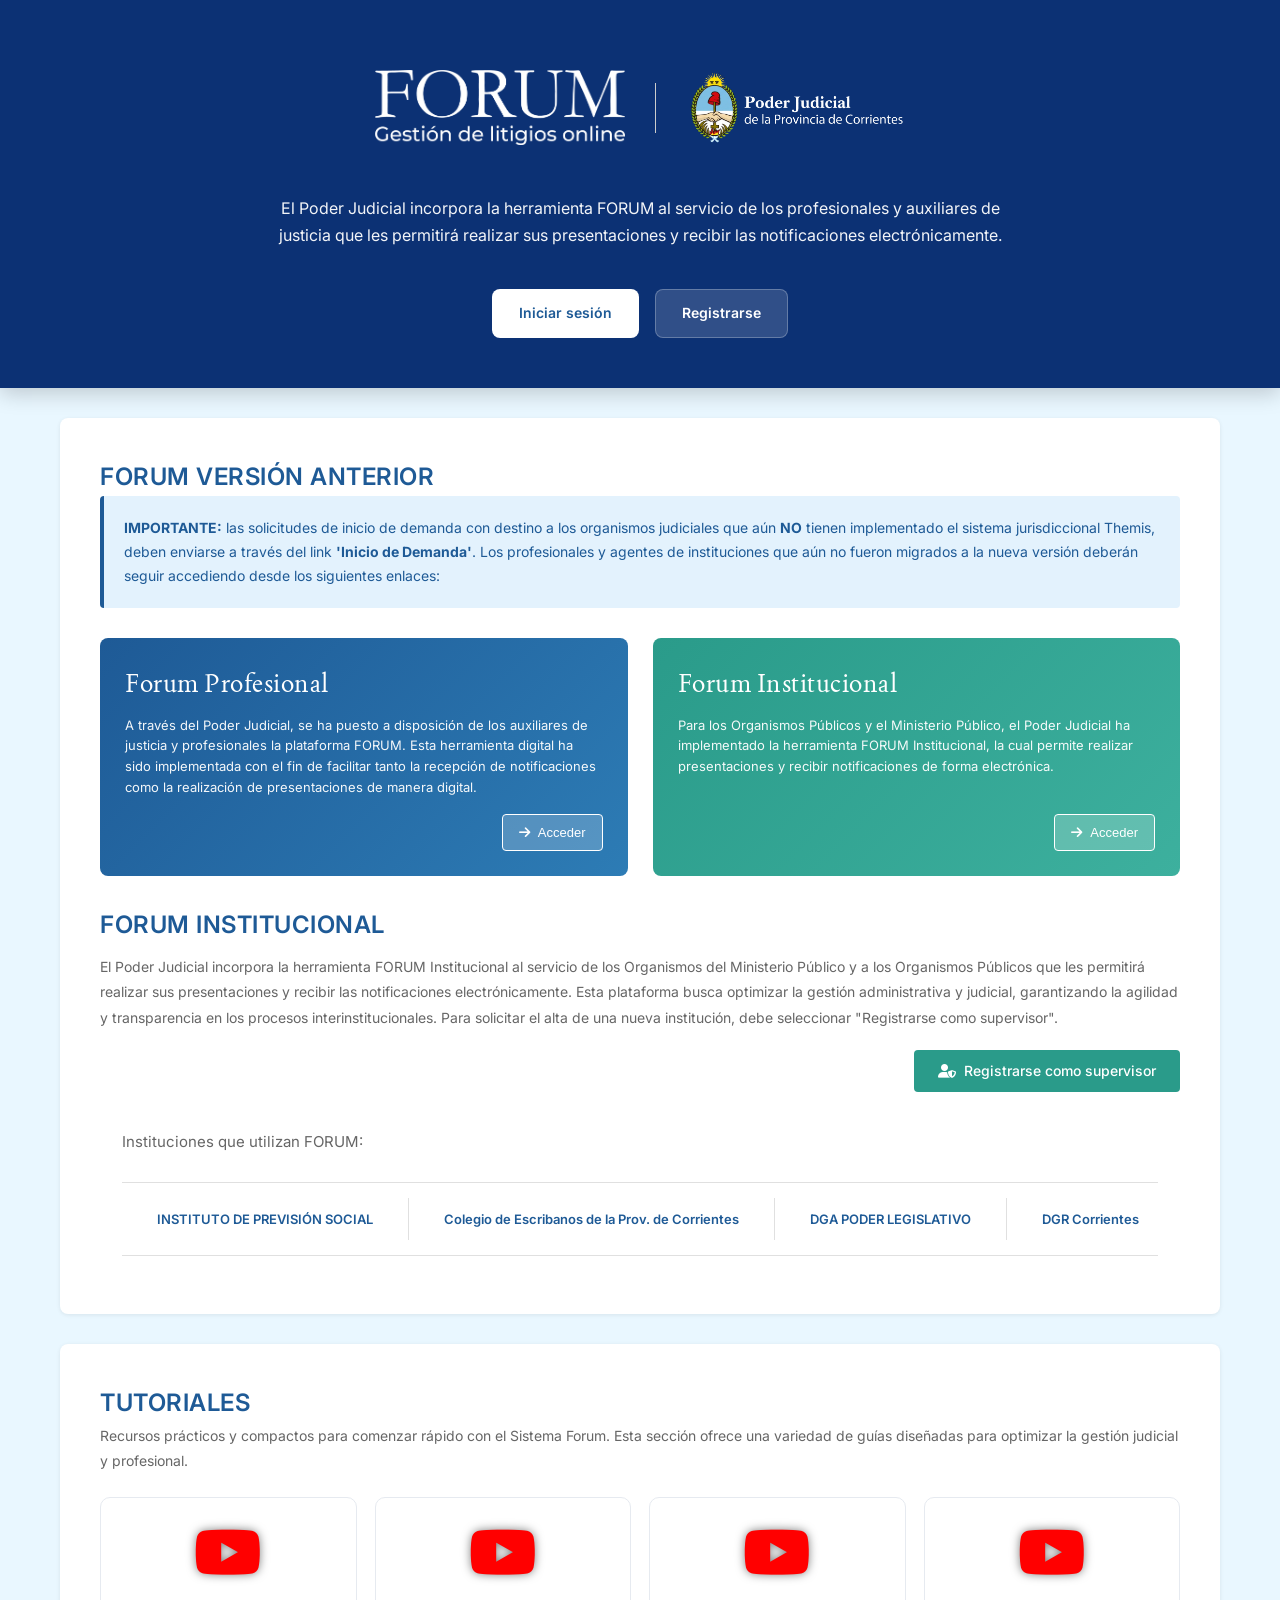
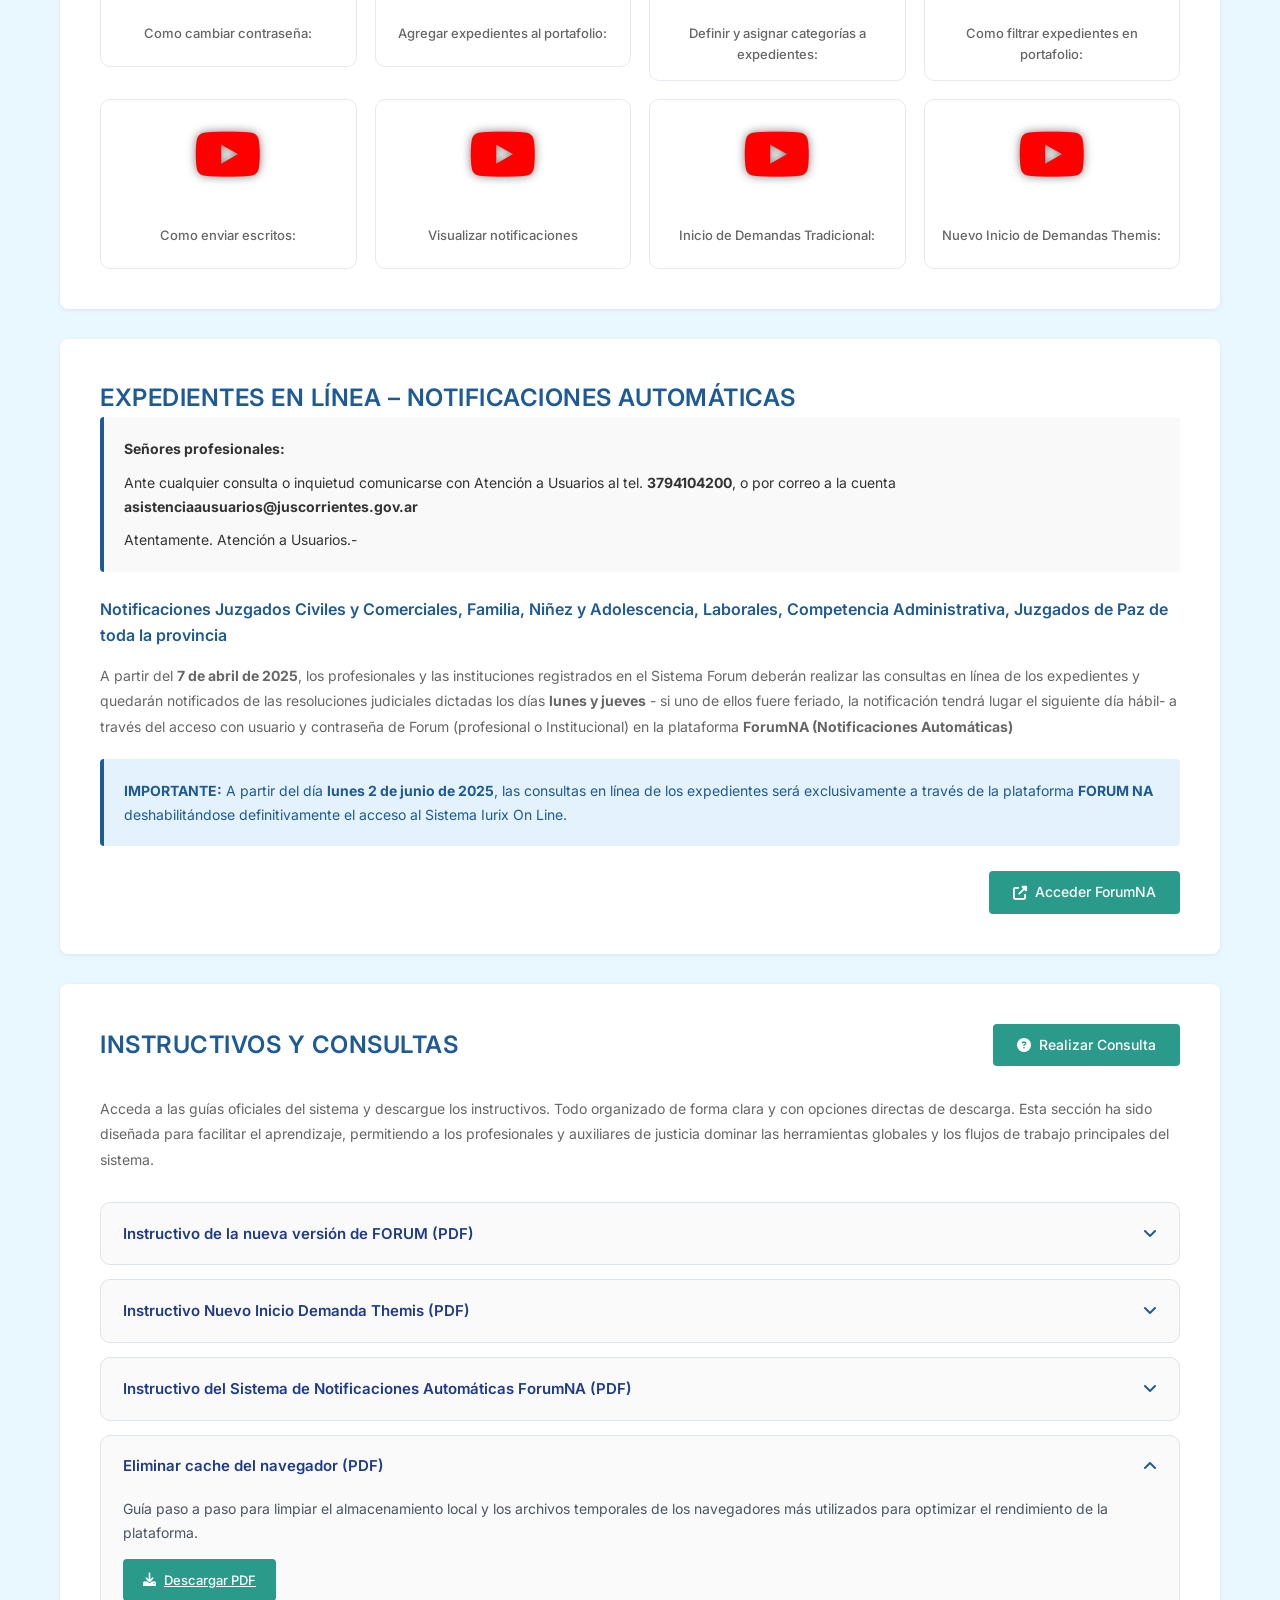
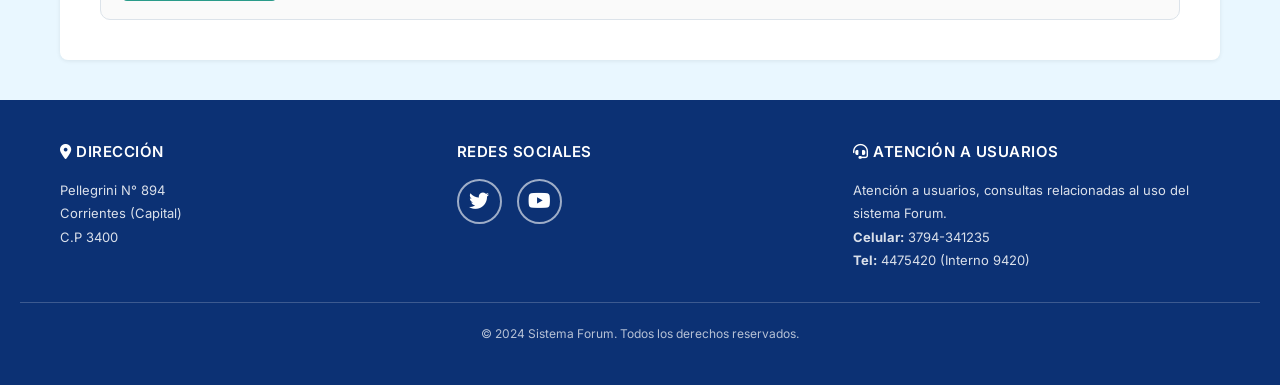
<file: index.html>
<!doctype html>
<html lang="es">
  <head>
    <meta charset="UTF-8" />
    <meta name="viewport" content="width=device-width, initial-scale=1.0" />
    <title>Sistema Forum</title>
    
    <!-- FAVICON - Agrega esta línea -->
    <link rel="icon" type="image/x-icon" target="_blank" href="https://images.seeklogo.com/logo-png/4/1/escudo-de-corrientes-logo-png_seeklogo-48926.png?v=1954885437480782368" />
    
    <link
      rel="stylesheet"
      href="https://cdnjs.cloudflare.com/ajax/libs/font-awesome/6.4.0/css/all.min.css"
    />
    <link rel="stylesheet" href="styles.css" />
  </head>
  <body>
    <header>
    <div class="header-logos">
      <img src="./logos/logoForum.png" alt="Herramienta FORUM" />
      
      <div class="logo-divider"></div>
      
      <img src="./logos/logoPJ.png" alt="Herramienta FORUM" />
    </div>

    <div class="header-description-container">
      <p>
        El Poder Judicial incorpora la herramienta FORUM al servicio de los profesionales 
        y auxiliares de justicia que les permitirá realizar sus presentaciones y recibir 
        las notificaciones electrónicamente.
      </p>
    </div>

    <div class="hero-actions">
      <a target="_blank" href="https://forumbeta.juscorrientes.gov.ar/com.forum.wplogin" class="btn btn-hero">
        Iniciar sesión
      </a>
      <a target="_blank" href="https://forum.juscorrientes.gov.ar/servlet/com.forum.profesional?INS,0" class="btn btn-secondary">
        Registrarse
      </a>
    </div>
  </header>

    <div class="container">
      
      <section>
        <h2 class="body-title">Forum versión anterior</h2>

        <div class="info-box info-box-info">
          <p>
            <strong>IMPORTANTE:</strong> las solicitudes de inicio de demanda con destino a los organismos judiciales que aún <strong>NO</strong> tienen implementado el sistema jurisdiccional Themis, deben enviarse a través del link <strong>'Inicio de Demanda'</strong>. Los profesionales y agentes de instituciones que aún no fueron migrados a la nueva versión deberán seguir accediendo desde los siguientes enlaces:
          </p>
        </div>

        <div class="forums-container">
          <div class="forum-card profesional">
            <h3>Forum Profesional</h3>
            <p>
            A través del Poder Judicial, se ha puesto a disposición de los auxiliares de justicia y profesionales la plataforma FORUM. Esta herramienta digital ha sido implementada con el fin de facilitar tanto la recepción de notificaciones como la realización de presentaciones de manera digital. 
            </p>
            <button class="forum-card-button">
              <a href="https://forum.juscorrientes.gov.ar/home/index.jsp" target="_blank"><i class="fas fa-arrow-right"></i> Acceder</a>
            </button>
          </div>
          <div class="forum-card institucional">
            <h3>Forum Institucional</h3>
            <p>
              Para los Organismos Públicos y el Ministerio Público, el Poder Judicial ha implementado la herramienta FORUM Institucional, la cual permite realizar presentaciones y recibir notificaciones de forma electrónica.</p>
            <button class="forum-card-button">
              <a href="https://forum.juscorrientes.gov.ar/home/indexAgente.jsp" target="_blank"><i class="fas fa-arrow-right"></i> Acceder</a>
            </button>
          </div>
        </div>

        <div class="section-header">
          <h2 class="body-title">Forum Institucional</h2>
        </div>
        <p>
          El Poder Judicial incorpora la herramienta FORUM Institucional al servicio de los Organismos del Ministerio Público y a los Organismos Públicos que les permitirá realizar sus presentaciones y recibir las notificaciones electrónicamente. Esta plataforma busca optimizar la gestión administrativa y judicial, garantizando la agilidad y transparencia en los procesos interinstitucionales. Para solicitar el alta de una nueva institución, debe seleccionar "Registrarse como supervisor".
        </p>
        <div class="section-actions">
          <a target="_blank" href="https://app.smartsheet.com/b/form/019d912f23777d698bb91f0e088ebc97" class="btn-action">
            <i class="fas fa-user-shield"></i> Registrarse como supervisor
          </a>
        </div>
        <div class="accordion">
          <div class="accordion-item-pasarella">
            <summary>Instituciones que utilizan FORUM: </summary>
          <div class="accordion-body">
              <div class="carousel-wrapper">
                <div class="carousel-track">
                  <div class="carousel-item">INSTITUTO DE PREVISIÓN SOCIAL</div>
                  <div class="carousel-item">Colegio de Escribanos de la Prov. de Corrientes</div>
                  <div class="carousel-item">DGA PODER LEGISLATIVO</div>
                  <div class="carousel-item">DGR Corrientes</div>
                  <div class="carousel-item">FISCALIA DE ESTADO de la Prov. de Corrientes</div>
                  <div class="carousel-item">Dirección de Protección de Niñez y Adolescencia</div>
                  <div class="carousel-item">FISCALIA DE ESTADO Corrientes AMPARO</div>
                  <div class="carousel-item">FISCALIA DE ESTADO Corrientes CIVIL</div>
                  <div class="carousel-item">FISCALIA DE ESTADO Corrientes CONTENCIOSO</div>
                  <div class="carousel-item">BBVA ARGENTINA SA</div>
                  <div class="carousel-item">INSTITUTO DE PREVISIÓN SOCIAL</div>
                  <div class="carousel-item">Colegio de Escribanos de la Prov. de Corrientes</div>
                  <div class="carousel-item">DGA PODER LEGISLATIVO</div>
                  <div class="carousel-item">DGR Corrientes</div>
                  <div class="carousel-item">FISCALIA DE ESTADO de la Prov. de Corrientes</div>
                  <div class="carousel-item">Dirección de Protección de Niñez y Adolescencia</div>
                  <div class="carousel-item">FISCALIA DE ESTADO Corrientes AMPARO</div>
                  <div class="carousel-item">FISCALIA DE ESTADO Corrientes CIVIL</div>
                  <div class="carousel-item">FISCALIA DE ESTADO Corrientes CONTENCIOSO</div>
                  <div class="carousel-item">BBVA ARGENTINA SA</div>
                </div>
              </div>
            </div>
          </div>
        </div>
      </section>

      <section>
        <h2 class="tutorials-title">Tutoriales</h2>
        <p>
          Recursos prácticos y compactos para comenzar rápido con el Sistema Forum. Esta sección ofrece una variedad de guías diseñadas para optimizar la gestión judicial y profesional.
        
        </p>

        <div class="tutorials-container">
          <a href="https://www.youtube.com/watch?v=Wt5XEVZevy8" target="_blank">
            <div class="tutorial-card">
              <div class="tutorial-thumbnail" style="background-image: url('https://img.youtube.com/vi/Wt5XEVZevy8/maxresdefault.jpg');">
                <i class="fab fa-youtube youtube-icon"></i>
              </div>
              <div class="tutorial-content">
                <p>Como cambiar contraseña:</p>
              </div>
            </div>
          </a>
          <a href="https://www.youtube.com/watch?v=kOoavoMvLQ0" target="_blank">
            <div class="tutorial-card">
              <div class="tutorial-thumbnail" style="background-image: url('https://img.youtube.com/vi/kOoavoMvLQ0/maxresdefault.jpg');">
                <i class="fab fa-youtube youtube-icon"></i>
              </div>
              <div class="tutorial-content">
                <p>Agregar expedientes al portafolio:</p>
              </div>
            </div>
          </a>
          <a href="https://www.youtube.com/watch?v=_enFggCWoHg" target="_blank">
            <div class="tutorial-card">
              <div class="tutorial-thumbnail" style="background-image: url('https://img.youtube.com/vi/_enFggCWoHg/maxresdefault.jpg');">
                <i class="fab fa-youtube youtube-icon"></i>
              </div>
              <div class="tutorial-content">
                <p>Definir y asignar categorías a expedientes:</p>
              </div>
            </div>
          </a>
          <a href="https://www.youtube.com/watch?v=E7Jip20YhhE" target="_blank">
            <div class="tutorial-card">
              <div class="tutorial-thumbnail" style="background-image: url('https://img.youtube.com/vi/E7Jip20YhhE/maxresdefault.jpg');">
                <i class="fab fa-youtube youtube-icon"></i>
              </div>
              <div class="tutorial-content">
                <p>Como filtrar expedientes en portafolio:</p>
              </div>
            </div>
          </a>
          <a href="https://www.youtube.com/watch?v=qUJnKOvP3vM" target="_blank">
            <div class="tutorial-card">
              <div class="tutorial-thumbnail" style="background-image: url('https://img.youtube.com/vi/qUJnKOvP3vM/maxresdefault.jpg');">
                <i class="fab fa-youtube youtube-icon"></i>
              </div>
              <div class="tutorial-content">
                <p>Como enviar escritos:</p>
              </div>
            </div>
          </a>
          <a href="https://www.youtube.com/watch?v=ZItbk8GSvBw" target="_blank">
            <div class="tutorial-card">
              <div class="tutorial-thumbnail" style="background-image: url('https://img.youtube.com/vi/ZItbk8GSvBw/maxresdefault.jpg');">
                <i class="fab fa-youtube youtube-icon"></i>
              </div>
              <div class="tutorial-content">
                <p>Visualizar notificaciones</p>
              </div>
            </div>
          </a>
          <a href="https://www.youtube.com/watch?v=luWfJ9dxgf0" target="_blank">
            <div class="tutorial-card">
              <div class="tutorial-thumbnail" style="background-image: url('https://img.youtube.com/vi/luWfJ9dxgf0/maxresdefault.jpg');">
                <i class="fab fa-youtube youtube-icon"></i>
              </div>
              <div class="tutorial-content">
                <p>Inicio de Demandas Tradicional:</p>
              </div>
            </div>
          </a>
          <a href="https://www.youtube.com/watch?v=nAm33Uuue8k" target="_blank">
            <div class="tutorial-card">
              <div class="tutorial-thumbnail" style="background-image: url('https://img.youtube.com/vi/nAm33Uuue8k/maxresdefault.jpg');">
                <i class="fab fa-youtube youtube-icon"></i>
              </div>
              <div class="tutorial-content">
                <p>Nuevo Inicio de Demandas Themis:</p>
              </div>
            </div>
          </a>
        </div>
      </section>

      <section>
        <h2 class="tutorials-title">Expedientes en línea – Notificaciones Automáticas</h2>
        
        <div class="info-box info-box-primary">
          <p class="info-box-label"><strong>Señores profesionales:</strong></p>
          <p>
            Ante cualquier consulta o inquietud comunicarse con Atención a Usuarios al tel. <strong>3794104200</strong>, o por correo a la cuenta <strong>asistenciaausuarios@juscorrientes.gov.ar</strong>
          </p>
          <p class="info-box-closing">Atentamente. Atención a Usuarios.-</p>
        </div>

        <h3 class="section-subtitle">
          Notificaciones Juzgados Civiles y Comerciales, Familia, Niñez y Adolescencia, Laborales, Competencia Administrativa, Juzgados de Paz de toda la provincia
        </h3>

        <p>
          A partir del <strong>7 de abril de 2025</strong>, los profesionales y las instituciones registrados en el Sistema Forum deberán realizar las consultas en línea de los expedientes y quedarán notificados de las resoluciones judiciales dictadas los días <strong>lunes y jueves</strong> - si uno de ellos fuere feriado, la notificación tendrá lugar el siguiente día hábil- a través del acceso con usuario y contraseña de Forum (profesional o Institucional) en la plataforma <strong>ForumNA (Notificaciones Automáticas)</strong> 
        </p>

        <div class="info-box info-box-info">
          <p>
            <strong>IMPORTANTE:</strong> A partir del día <strong>lunes 2 de junio de 2025</strong>, las consultas en línea de los expedientes será exclusivamente a través de la plataforma <strong>FORUM NA</strong> deshabilitándose definitivamente el acceso al Sistema Iurix On Line.
          </p>
        </div>

        <div class="section-actions">
          <a href="https://forumna.juscorrientes.gov.ar/com.forumna.login" target="_blank" class="btn-action">
            <i class="fas fa-external-link-alt"></i> Acceder ForumNA
          </a>
        </div>
      </section>

      <div class="instructivos-section">
        <div class="instructivos-header">
          <h2>Instructivos y Consultas</h2>
          <a target="_blank" href="https://forum.juscorrientes.gov.ar/servlet/com.forum.wpasistenciaforum?INS,0" class="btn-action">
            <i class="fas fa-question-circle"></i> Realizar Consulta
          </a>
        </div>
        <p>
          Acceda a las guías oficiales del sistema y descargue los instructivos. Todo organizado de forma clara y con opciones directas de descarga. Esta sección ha sido diseñada para facilitar el aprendizaje, permitiendo a los profesionales y auxiliares de justicia dominar las herramientas globales y los flujos de trabajo principales del sistema.
        </p>

        <div class="accordion">

          
          <details class="accordion-item">
            <summary>Instructivo de la nueva versión de FORUM (PDF)</summary>
            <div class="accordion-body">
              <p>
                Manual general de la versión 4 del sistema. Detalla las herramientas globales, 
                configuraciones de los módulos y flujos de trabajo principales.
              </p>
              <a href="https://www.juscorrientes.gov.ar/wp-content/uploads/forum/pdf/2026/Instructivo_FORUM_v4.pdf" class="btn-download" download target="_blank">
                <i class="fas fa-download"></i> Descargar PDF
              </a>
            </div>
          </details>
          
          <details class="accordion-item">
            <summary>Instructivo Nuevo Inicio Demanda Themis (PDF)</summary>
            <div class="accordion-body">
              <p>
                Protocolo obligatorio para la carga del nuevo proceso de inicio de demandas 
                dentro de la integración con el ecosistema judicial Themis.
              </p>
              <a href="https://www.juscorrientes.gov.ar/wp-content/uploads/forum/pdf/2026/Instructivo_Nuevo_Inicio_Demanda_Themis.pdf" class="btn-download" download target="_blank">
                <i class="fas fa-download"></i> Descargar PDF
              </a>
            </div>
          </details>

          <details class="accordion-item">
            <summary>Instructivo del Sistema de Notificaciones Automáticas ForumNA (PDF)</summary>
            <div class="accordion-body">
              <p>
                El documento presenta ForumNA, una nueva plataforma del Poder Judicial de Corrientes diseñada para automatizar las notificaciones judiciales. Su objetivo principal es optimizar la gestión y el seguimiento de estos procesos, garantizando mayor eficiencia, trazabilidad y accesibilidad para todos los involucrados.
              </p>
              <a href="https://www.juscorrientes.gov.ar/wp-content/uploads/notificaciones/Instructivo-ForumNA.pdf" class="btn-download" download target="_blank">
                <i class="fas fa-download"></i> Descargar PDF
              </a>
            </div>
          </details>

          <details class="accordion-item" open>
            <summary>Eliminar cache del navegador (PDF)</summary>
            <div class="accordion-body">
              <p>
                Guía paso a paso para limpiar el almacenamiento local y los archivos temporales 
                de los navegadores más utilizados para optimizar el rendimiento de la plataforma.
              </p>
              <a href="https://www.juscorrientes.gov.ar/wp-content/uploads/forum/pdf/2023/Eliminar_Cache_del_navegador.pdf" class="btn-download" download target="_blank">
                <i class="fas fa-download"></i> Descargar PDF
              </a>
            </div>
          </details>
        </div>
      </div>
    </div>

     <footer>
      <div class="container">
        <div>
          <h3><i class="fas fa-map-marker-alt"></i> DIRECCIÓN</h3>
          <p>
            Pellegrini N° 894<br>
            Corrientes (Capital)<br>
            C.P 3400
          </p>
        </div>
        <div>
          <h3>REDES SOCIALES</h3>
          <div style="display: flex; gap: 15px; margin-top: 10px;">
            <a href="https://x.com/juscorrientes" target="_blank" style="display: inline-flex; align-items: center; justify-content: center; width: 45px; height: 45px; border: 2px solid rgba(255,255,255,0.6); border-radius: 50%; color: white; font-size: 20px; transition: all 0.3s;">
             <i class="fab fa-twitter"></i>
            </a>
            <a href="https://www.youtube.com/channel/UCG4guav0FZ1f9ykskVJ81sw" target="_blank" style="display: inline-flex; align-items: center; justify-content: center; width: 45px; height: 45px; border: 2px solid rgba(255,255,255,0.6); border-radius: 50%; color: white; font-size: 20px; transition: all 0.3s;">
              <i class="fab fa-youtube"></i>
            </a>
          </div>
        </div>
        <div>
          <h3><i class="fas fa-headset"></i> ATENCIÓN A USUARIOS</h3>
          <p>
            Atención a usuarios, consultas relacionadas al uso del sistema Forum.<br>
            <strong>Celular:</strong> 3794-341235<br>
            <strong>Tel:</strong> 4475420 (Interno 9420)
          </p>
        </div>
      </div>
      <div class="divider"></div>
      <p class="bottom-text">
        &copy; 2024 Sistema Forum. Todos los derechos reservados.
      </p>
    </footer>
    
  </body>
</html>
</file>
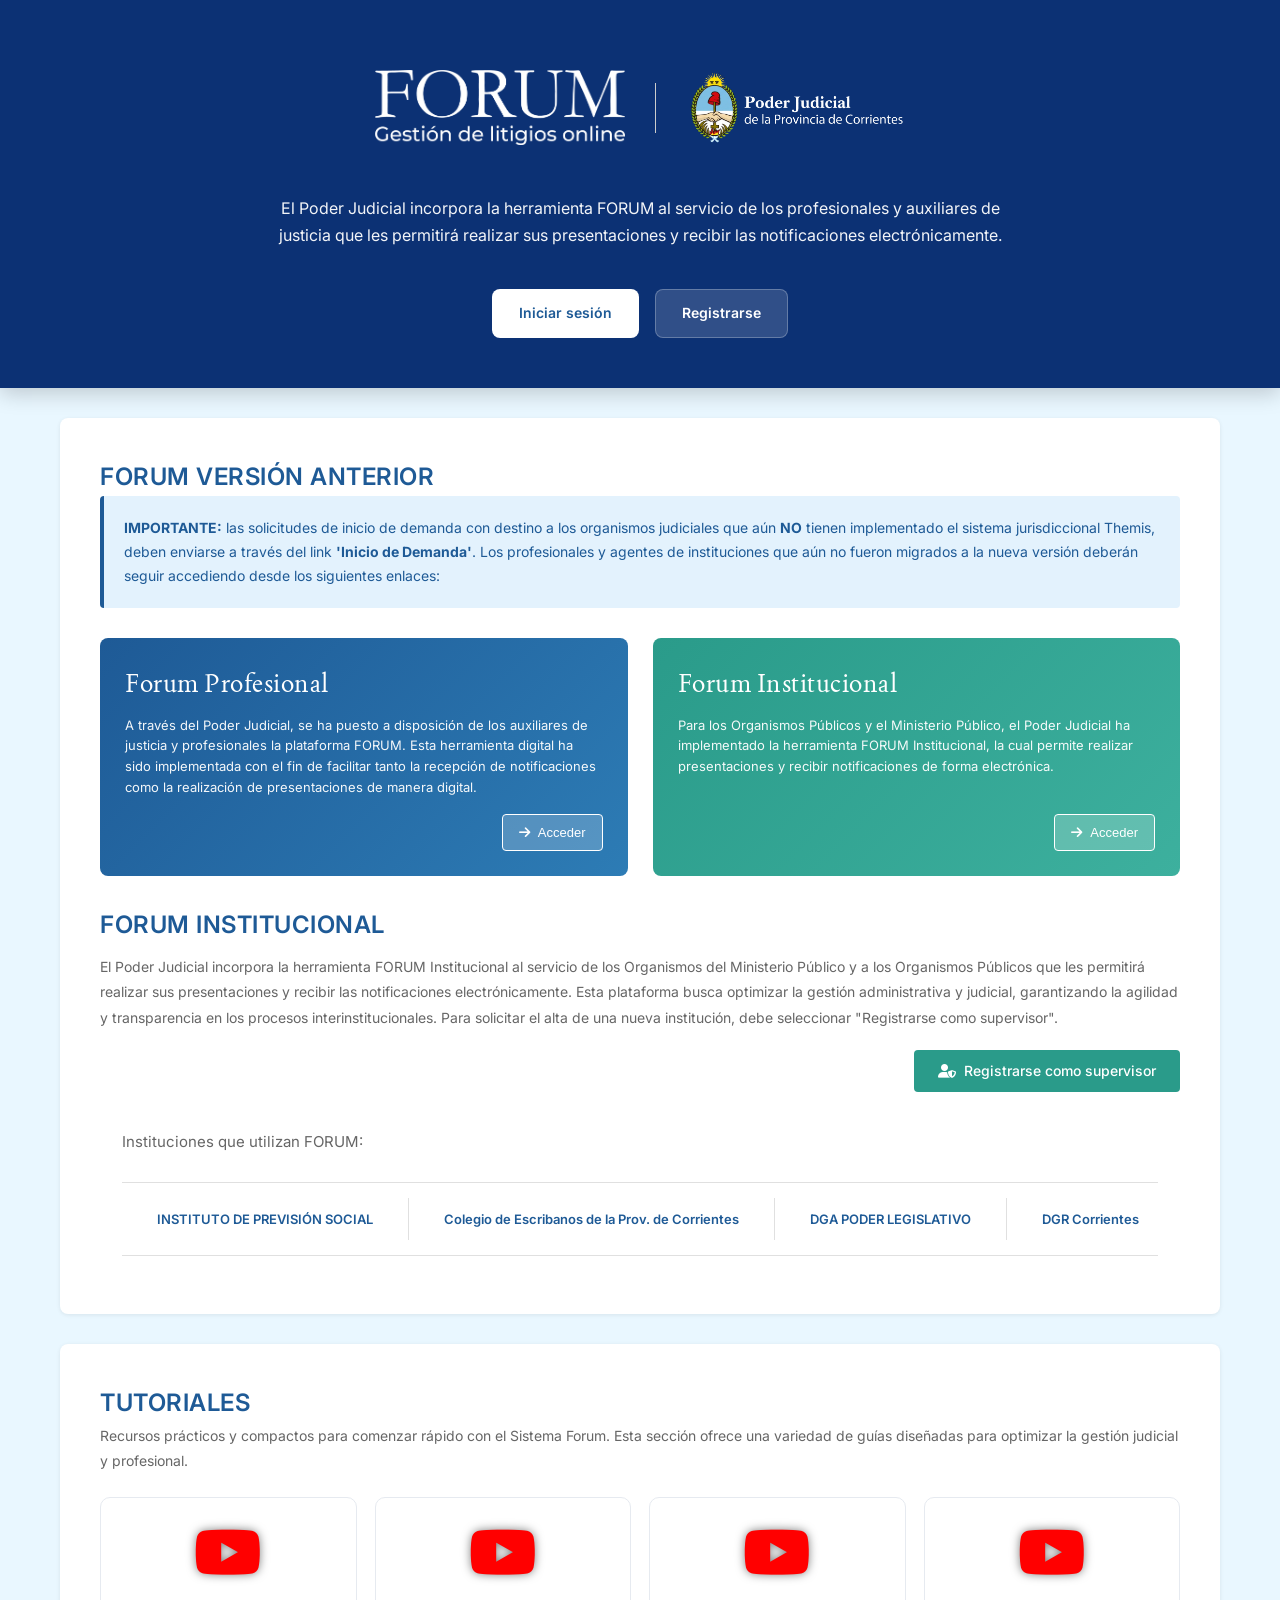
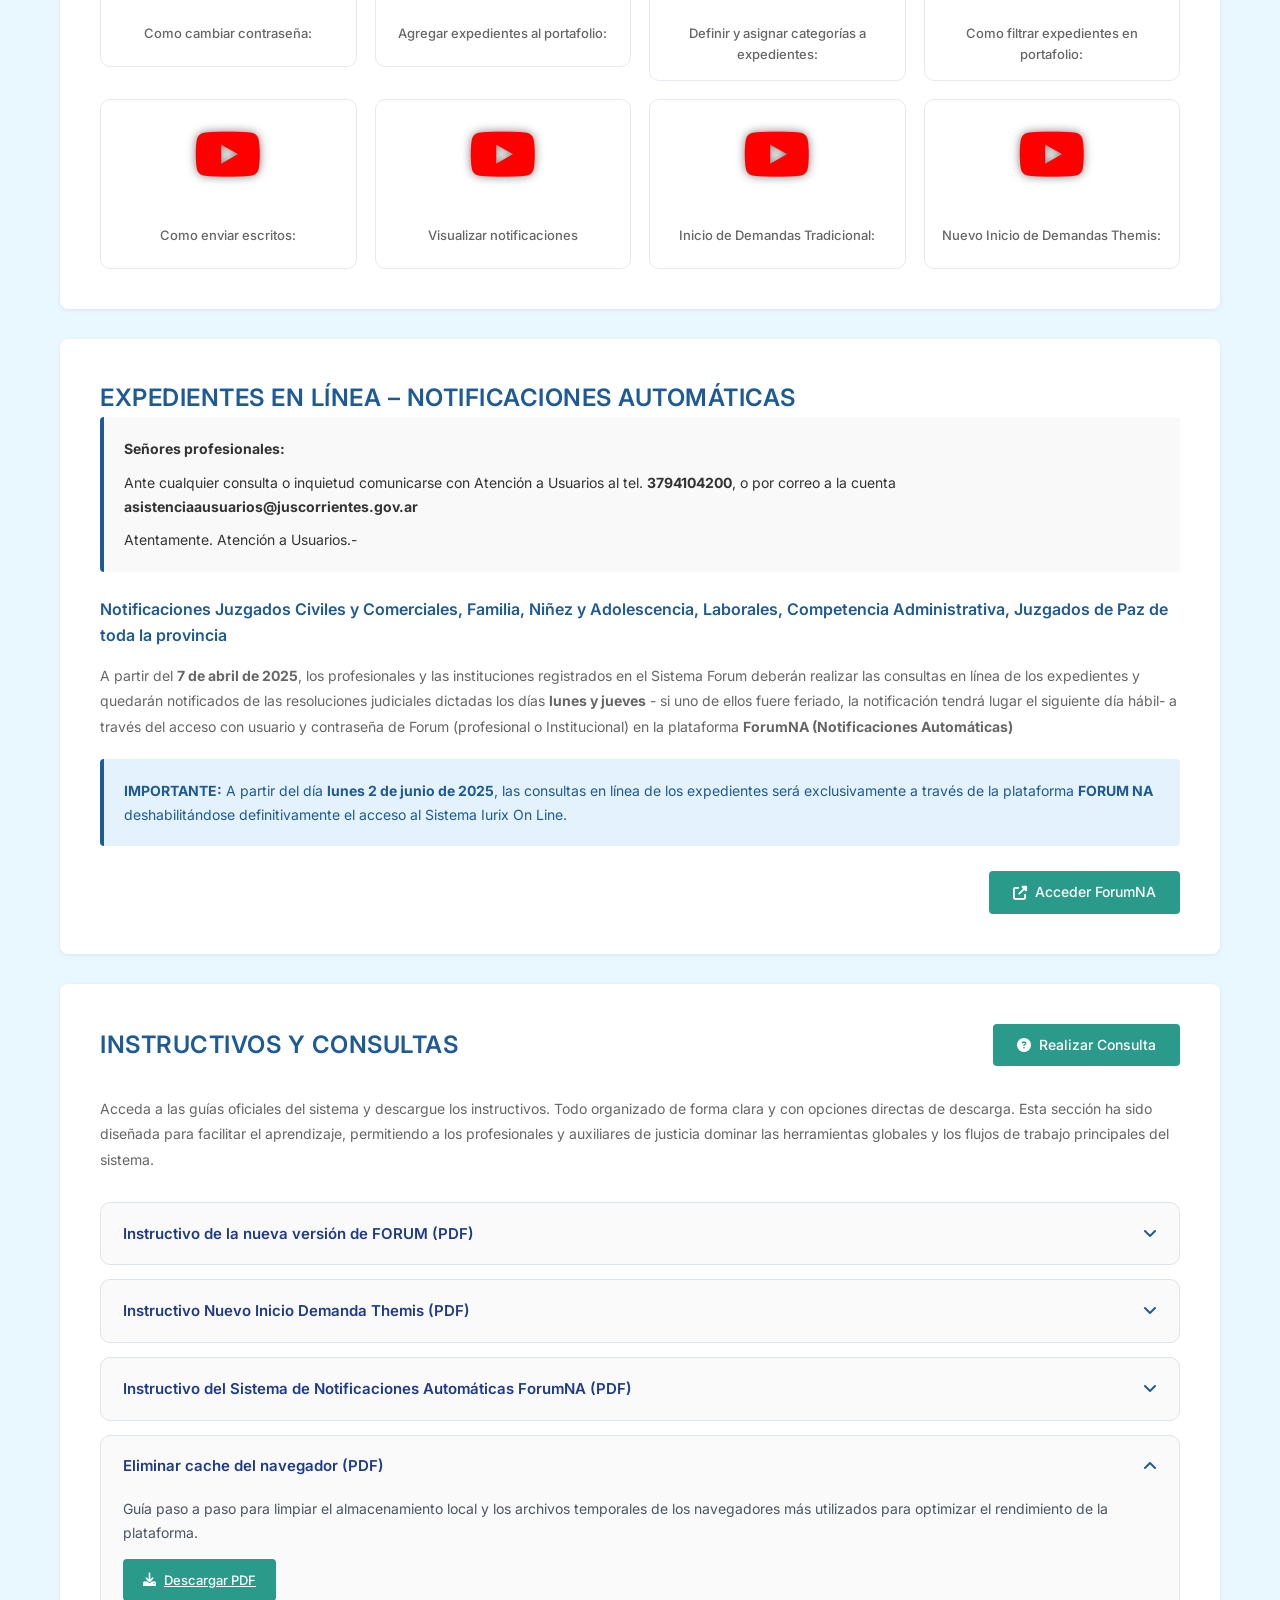
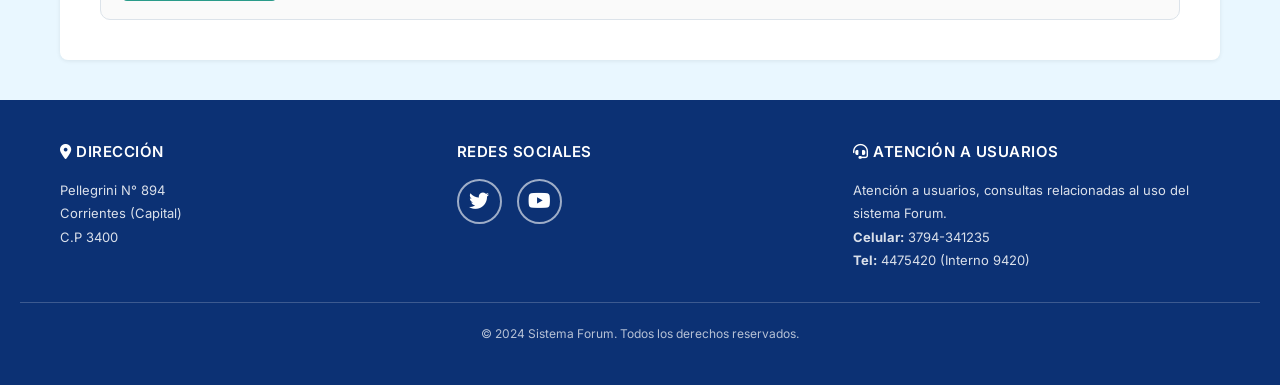
<file: sistema_forum.html>
<!doctype html>
<html lang="es">
  <head>
    <meta charset="UTF-8" />
    <meta name="viewport" content="width=device-width, initial-scale=1.0" />
    <title>Sistema Forum</title>
    
    <!-- FAVICON - Agrega esta línea -->
    <link rel="icon" type="image/x-icon" target="_blank" href="https://images.seeklogo.com/logo-png/4/1/escudo-de-corrientes-logo-png_seeklogo-48926.png?v=1954885437480782368" />
    
    <link
      rel="stylesheet"
      href="https://cdnjs.cloudflare.com/ajax/libs/font-awesome/6.4.0/css/all.min.css"
    />
    <link rel="stylesheet" href="styles.css" />
  </head>
  <body>
    <header>
    <div class="header-logos">
      <img src="./logos/logoForum.png" alt="Herramienta FORUM" />
      
      <div class="logo-divider"></div>
      
      <img src="./logos/logoPJ.png" alt="Herramienta FORUM" />
    </div>

    <div class="header-description-container">
      <p>
        El Poder Judicial incorpora la herramienta FORUM al servicio de los profesionales 
        y auxiliares de justicia que les permitirá realizar sus presentaciones y recibir 
        las notificaciones electrónicamente.
      </p>
    </div>

    <div class="hero-actions">
      <a target="_blank" href="https://forumbeta.juscorrientes.gov.ar/com.forum.wplogin" class="btn btn-hero">
        Iniciar sesión
      </a>
      <a target="_blank" href="https://forum.juscorrientes.gov.ar/servlet/com.forum.profesional?INS,0" class="btn btn-secondary">
        Registrarse
      </a>
    </div>
  </header>

    <div class="container">
      
      <section>
        <h2 class="body-title">Forum versión anterior</h2>

        <div class="info-box info-box-info">
          <p>
            <strong>IMPORTANTE:</strong> las solicitudes de inicio de demanda con destino a los organismos judiciales que aún <strong>NO</strong> tienen implementado el sistema jurisdiccional Themis, deben enviarse a través del link <strong>'Inicio de Demanda'</strong>. Los profesionales y agentes de instituciones que aún no fueron migrados a la nueva versión deberán seguir accediendo desde los siguientes enlaces:
          </p>
        </div>

        <div class="forums-container">
          <div class="forum-card profesional">
            <h3>Forum Profesional</h3>
            <p>
            A través del Poder Judicial, se ha puesto a disposición de los auxiliares de justicia y profesionales la plataforma FORUM. Esta herramienta digital ha sido implementada con el fin de facilitar tanto la recepción de notificaciones como la realización de presentaciones de manera digital. 
            </p>
            <button class="forum-card-button">
              <a href="https://forum.juscorrientes.gov.ar/home/index.jsp" target="_blank"><i class="fas fa-arrow-right"></i> Acceder</a>
            </button>
          </div>
          <div class="forum-card institucional">
            <h3>Forum Institucional</h3>
            <p>
              Para los Organismos Públicos y el Ministerio Público, el Poder Judicial ha implementado la herramienta FORUM Institucional, la cual permite realizar presentaciones y recibir notificaciones de forma electrónica.</p>
            <button class="forum-card-button">
              <a href="https://forum.juscorrientes.gov.ar/home/indexAgente.jsp" target="_blank"><i class="fas fa-arrow-right"></i> Acceder</a>
            </button>
          </div>
        </div>

        <div class="section-header">
          <h2 class="body-title">Forum Institucional</h2>
        </div>
        <p>
          El Poder Judicial incorpora la herramienta FORUM Institucional al servicio de los Organismos del Ministerio Público y a los Organismos Públicos que les permitirá realizar sus presentaciones y recibir las notificaciones electrónicamente. Esta plataforma busca optimizar la gestión administrativa y judicial, garantizando la agilidad y transparencia en los procesos interinstitucionales. Para solicitar el alta de una nueva institución, debe seleccionar "Registrarse como supervisor".
        </p>
        <div class="section-actions">
          <a target="_blank" href="https://app.smartsheet.com/b/form/019d912f23777d698bb91f0e088ebc97" class="btn-action">
            <i class="fas fa-user-shield"></i> Registrarse como supervisor
          </a>
        </div>
        <div class="accordion">
          <div class="accordion-item-pasarella">
            <summary>Instituciones que utilizan FORUM: </summary>
          <div class="accordion-body">
              <div class="carousel-wrapper">
                <div class="carousel-track">
                  <div class="carousel-item">INSTITUTO DE PREVISIÓN SOCIAL</div>
                  <div class="carousel-item">Colegio de Escribanos de la Prov. de Corrientes</div>
                  <div class="carousel-item">DGA PODER LEGISLATIVO</div>
                  <div class="carousel-item">DGR Corrientes</div>
                  <div class="carousel-item">FISCALIA DE ESTADO de la Prov. de Corrientes</div>
                  <div class="carousel-item">Dirección de Protección de Niñez y Adolescencia</div>
                  <div class="carousel-item">FISCALIA DE ESTADO Corrientes AMPARO</div>
                  <div class="carousel-item">FISCALIA DE ESTADO Corrientes CIVIL</div>
                  <div class="carousel-item">FISCALIA DE ESTADO Corrientes CONTENCIOSO</div>
                  <div class="carousel-item">BBVA ARGENTINA SA</div>
                  <div class="carousel-item">INSTITUTO DE PREVISIÓN SOCIAL</div>
                  <div class="carousel-item">Colegio de Escribanos de la Prov. de Corrientes</div>
                  <div class="carousel-item">DGA PODER LEGISLATIVO</div>
                  <div class="carousel-item">DGR Corrientes</div>
                  <div class="carousel-item">FISCALIA DE ESTADO de la Prov. de Corrientes</div>
                  <div class="carousel-item">Dirección de Protección de Niñez y Adolescencia</div>
                  <div class="carousel-item">FISCALIA DE ESTADO Corrientes AMPARO</div>
                  <div class="carousel-item">FISCALIA DE ESTADO Corrientes CIVIL</div>
                  <div class="carousel-item">FISCALIA DE ESTADO Corrientes CONTENCIOSO</div>
                  <div class="carousel-item">BBVA ARGENTINA SA</div>
                </div>
              </div>
            </div>
          </div>
        </div>
      </section>

      <section>
        <h2 class="tutorials-title">Tutoriales</h2>
        <p>
          Recursos prácticos y compactos para comenzar rápido con el Sistema Forum. Esta sección ofrece una variedad de guías diseñadas para optimizar la gestión judicial y profesional.
        
        </p>

        <div class="tutorials-container">
          <a href="https://www.youtube.com/watch?v=Wt5XEVZevy8" target="_blank">
            <div class="tutorial-card">
              <div class="tutorial-thumbnail" style="background-image: url('https://img.youtube.com/vi/Wt5XEVZevy8/maxresdefault.jpg');">
                <i class="fab fa-youtube youtube-icon"></i>
              </div>
              <div class="tutorial-content">
                <p>Como cambiar contraseña:</p>
              </div>
            </div>
          </a>
          <a href="https://www.youtube.com/watch?v=kOoavoMvLQ0" target="_blank">
            <div class="tutorial-card">
              <div class="tutorial-thumbnail" style="background-image: url('https://img.youtube.com/vi/kOoavoMvLQ0/maxresdefault.jpg');">
                <i class="fab fa-youtube youtube-icon"></i>
              </div>
              <div class="tutorial-content">
                <p>Agregar expedientes al portafolio:</p>
              </div>
            </div>
          </a>
          <a href="https://www.youtube.com/watch?v=_enFggCWoHg" target="_blank">
            <div class="tutorial-card">
              <div class="tutorial-thumbnail" style="background-image: url('https://img.youtube.com/vi/_enFggCWoHg/maxresdefault.jpg');">
                <i class="fab fa-youtube youtube-icon"></i>
              </div>
              <div class="tutorial-content">
                <p>Definir y asignar categorías a expedientes:</p>
              </div>
            </div>
          </a>
          <a href="https://www.youtube.com/watch?v=E7Jip20YhhE" target="_blank">
            <div class="tutorial-card">
              <div class="tutorial-thumbnail" style="background-image: url('https://img.youtube.com/vi/E7Jip20YhhE/maxresdefault.jpg');">
                <i class="fab fa-youtube youtube-icon"></i>
              </div>
              <div class="tutorial-content">
                <p>Como filtrar expedientes en portafolio:</p>
              </div>
            </div>
          </a>
          <a href="https://www.youtube.com/watch?v=qUJnKOvP3vM" target="_blank">
            <div class="tutorial-card">
              <div class="tutorial-thumbnail" style="background-image: url('https://img.youtube.com/vi/qUJnKOvP3vM/maxresdefault.jpg');">
                <i class="fab fa-youtube youtube-icon"></i>
              </div>
              <div class="tutorial-content">
                <p>Como enviar escritos:</p>
              </div>
            </div>
          </a>
          <a href="https://www.youtube.com/watch?v=ZItbk8GSvBw" target="_blank">
            <div class="tutorial-card">
              <div class="tutorial-thumbnail" style="background-image: url('https://img.youtube.com/vi/ZItbk8GSvBw/maxresdefault.jpg');">
                <i class="fab fa-youtube youtube-icon"></i>
              </div>
              <div class="tutorial-content">
                <p>Visualizar notificaciones</p>
              </div>
            </div>
          </a>
          <a href="https://www.youtube.com/watch?v=luWfJ9dxgf0" target="_blank">
            <div class="tutorial-card">
              <div class="tutorial-thumbnail" style="background-image: url('https://img.youtube.com/vi/luWfJ9dxgf0/maxresdefault.jpg');">
                <i class="fab fa-youtube youtube-icon"></i>
              </div>
              <div class="tutorial-content">
                <p>Inicio de Demandas Tradicional:</p>
              </div>
            </div>
          </a>
          <a href="https://www.youtube.com/watch?v=nAm33Uuue8k" target="_blank">
            <div class="tutorial-card">
              <div class="tutorial-thumbnail" style="background-image: url('https://img.youtube.com/vi/nAm33Uuue8k/maxresdefault.jpg');">
                <i class="fab fa-youtube youtube-icon"></i>
              </div>
              <div class="tutorial-content">
                <p>Nuevo Inicio de Demandas Themis:</p>
              </div>
            </div>
          </a>
        </div>
      </section>

      <section>
        <h2 class="tutorials-title">Expedientes en línea – Notificaciones Automáticas</h2>
        
        <div class="info-box info-box-primary">
          <p class="info-box-label"><strong>Señores profesionales:</strong></p>
          <p>
            Ante cualquier consulta o inquietud comunicarse con Atención a Usuarios al tel. <strong>3794104200</strong>, o por correo a la cuenta <strong>asistenciaausuarios@juscorrientes.gov.ar</strong>
          </p>
          <p class="info-box-closing">Atentamente. Atención a Usuarios.-</p>
        </div>

        <h3 class="section-subtitle">
          Notificaciones Juzgados Civiles y Comerciales, Familia, Niñez y Adolescencia, Laborales, Competencia Administrativa, Juzgados de Paz de toda la provincia
        </h3>

        <p>
          A partir del <strong>7 de abril de 2025</strong>, los profesionales y las instituciones registrados en el Sistema Forum deberán realizar las consultas en línea de los expedientes y quedarán notificados de las resoluciones judiciales dictadas los días <strong>lunes y jueves</strong> - si uno de ellos fuere feriado, la notificación tendrá lugar el siguiente día hábil- a través del acceso con usuario y contraseña de Forum (profesional o Institucional) en la plataforma <strong>ForumNA (Notificaciones Automáticas)</strong> 
        </p>

        <div class="info-box info-box-info">
          <p>
            <strong>IMPORTANTE:</strong> A partir del día <strong>lunes 2 de junio de 2025</strong>, las consultas en línea de los expedientes será exclusivamente a través de la plataforma <strong>FORUM NA</strong> deshabilitándose definitivamente el acceso al Sistema Iurix On Line.
          </p>
        </div>

        <div class="section-actions">
          <a href="https://forumna.juscorrientes.gov.ar/com.forumna.login" target="_blank" class="btn-action">
            <i class="fas fa-external-link-alt"></i> Acceder ForumNA
          </a>
        </div>
      </section>

      <div class="instructivos-section">
        <div class="instructivos-header">
          <h2>Instructivos y Consultas</h2>
          <a target="_blank" href="https://forum.juscorrientes.gov.ar/servlet/com.forum.wpasistenciaforum?INS,0" class="btn-action">
            <i class="fas fa-question-circle"></i> Realizar Consulta
          </a>
        </div>
        <p>
          Acceda a las guías oficiales del sistema y descargue los instructivos. Todo organizado de forma clara y con opciones directas de descarga. Esta sección ha sido diseñada para facilitar el aprendizaje, permitiendo a los profesionales y auxiliares de justicia dominar las herramientas globales y los flujos de trabajo principales del sistema.
        </p>

        <div class="accordion">

          
          <details class="accordion-item">
            <summary>Instructivo de la nueva versión de FORUM (PDF)</summary>
            <div class="accordion-body">
              <p>
                Manual general de la versión 4 del sistema. Detalla las herramientas globales, 
                configuraciones de los módulos y flujos de trabajo principales.
              </p>
              <a href="https://www.juscorrientes.gov.ar/wp-content/uploads/forum/pdf/2026/Instructivo_FORUM_v4.pdf" class="btn-download" download target="_blank">
                <i class="fas fa-download"></i> Descargar PDF
              </a>
            </div>
          </details>
          
          <details class="accordion-item">
            <summary>Instructivo Nuevo Inicio Demanda Themis (PDF)</summary>
            <div class="accordion-body">
              <p>
                Protocolo obligatorio para la carga del nuevo proceso de inicio de demandas 
                dentro de la integración con el ecosistema judicial Themis.
              </p>
              <a href="https://www.juscorrientes.gov.ar/wp-content/uploads/forum/pdf/2026/Instructivo_Nuevo_Inicio_Demanda_Themis.pdf" class="btn-download" download target="_blank">
                <i class="fas fa-download"></i> Descargar PDF
              </a>
            </div>
          </details>

          <details class="accordion-item">
            <summary>Instructivo del Sistema de Notificaciones Automáticas ForumNA (PDF)</summary>
            <div class="accordion-body">
              <p>
                El documento presenta ForumNA, una nueva plataforma del Poder Judicial de Corrientes diseñada para automatizar las notificaciones judiciales. Su objetivo principal es optimizar la gestión y el seguimiento de estos procesos, garantizando mayor eficiencia, trazabilidad y accesibilidad para todos los involucrados.
              </p>
              <a href="https://www.juscorrientes.gov.ar/wp-content/uploads/notificaciones/Instructivo-ForumNA.pdf" class="btn-download" download target="_blank">
                <i class="fas fa-download"></i> Descargar PDF
              </a>
            </div>
          </details>

          <details class="accordion-item" open>
            <summary>Eliminar cache del navegador (PDF)</summary>
            <div class="accordion-body">
              <p>
                Guía paso a paso para limpiar el almacenamiento local y los archivos temporales 
                de los navegadores más utilizados para optimizar el rendimiento de la plataforma.
              </p>
              <a href="https://www.juscorrientes.gov.ar/wp-content/uploads/forum/pdf/2023/Eliminar_Cache_del_navegador.pdf" class="btn-download" download target="_blank">
                <i class="fas fa-download"></i> Descargar PDF
              </a>
            </div>
          </details>
        </div>
      </div>
    </div>

     <footer>
      <div class="container">
        <div>
          <h3><i class="fas fa-map-marker-alt"></i> DIRECCIÓN</h3>
          <p>
            Pellegrini N° 894<br>
            Corrientes (Capital)<br>
            C.P 3400
          </p>
        </div>
        <div>
          <h3>REDES SOCIALES</h3>
          <div style="display: flex; gap: 15px; margin-top: 10px;">
            <a href="https://x.com/juscorrientes" target="_blank" style="display: inline-flex; align-items: center; justify-content: center; width: 45px; height: 45px; border: 2px solid rgba(255,255,255,0.6); border-radius: 50%; color: white; font-size: 20px; transition: all 0.3s;">
             <i class="fab fa-twitter"></i>
            </a>
            <a href="https://www.youtube.com/channel/UCG4guav0FZ1f9ykskVJ81sw" target="_blank" style="display: inline-flex; align-items: center; justify-content: center; width: 45px; height: 45px; border: 2px solid rgba(255,255,255,0.6); border-radius: 50%; color: white; font-size: 20px; transition: all 0.3s;">
              <i class="fab fa-youtube"></i>
            </a>
          </div>
        </div>
        <div>
          <h3><i class="fas fa-headset"></i> ATENCIÓN A USUARIOS</h3>
          <p>
            Atención a usuarios, consultas relacionadas al uso del sistema Forum.<br>
            <strong>Celular:</strong> 3794-341235<br>
            <strong>Tel:</strong> 4475420 (Interno 9420)
          </p>
        </div>
      </div>
      <div class="divider"></div>
      <p class="bottom-text">
        &copy; 2024 Sistema Forum. Todos los derechos reservados.
      </p>
    </footer>
    
  </body>
</html>
</file>
<file: styles.css>
@import url("https://fonts.googleapis.com/css2?family=Joan&display=swap");
@import url("https://fonts.googleapis.com/css2?family=Inter:wght@400;500;600&display=swap");

/* Base y Reset */
* {
  margin: 0;
  padding: 0;
  box-sizing: border-box;
}

body {
  font-family:
    "Inter",
    -apple-system,
    BlinkMacSystemFont,
    "Segoe UI",
    Roboto,
    "Helvetica Neue",
    Arial,
    sans-serif;
  background-color: #ddf3ffa2;
  background-size: cover;
  background-position: center;
  background-repeat: no-repeat;
  color: #333;
  line-height: 1.6;
}

header {
  background: #0c3174;
  color: white;
  padding: 50px 20px;
  text-align: center;
  box-shadow: 0 6px 20px rgba(0, 0, 0, 0.18);
  position: relative;
  display: flex;
  flex-direction: column;
  align-items: center;
  gap: 30px;
}

/* Contenedor blanco para agrupar y destacar los logos */
.header-logos {
  padding: 20px 40px;
  border-radius: 4px;
  display: inline-flex;
  align-items: center;
  justify-content: center;
  gap: 30px;
  max-width: 100%;
}

/* Control estricto de dimensiones para las dos imágenes */
.header-logos img {
  height: 75px;
  width: auto;
  object-fit: contain;
}

/* Línea divisoria central entre imágenes basada en tu diseño */
.logo-divider {
  width: 1px;
  height: 50px;
  background-color: #cccccc;
}

/* Delimitador de ancho para optimizar la lectura del párrafo descriptivo */
.header-description-container {
  max-width: 800px;
  width: 100%;
  margin: 0 auto;
}

header p {
  font-family: "Inter", sans-serif;
  font-size: 16px;
  color: rgba(255, 255, 255, 0.95);
  line-height: 1.7;
  text-wrap: balance;
}

/* Contenedor de botones del llamado a la acción */
.hero-actions {
  display: flex;
  justify-content: center;
  flex-wrap: wrap;
  gap: 16px;
  margin-top: 10px;
}

/* Botones Base */
.btn {
  display: inline-flex;
  align-items: center;
  justify-content: center;
  padding: 12px 26px;
  font-weight: 600;
  border-radius: 8px;
  text-decoration: none;
  transition: all 0.2s ease;
  font-size: 14px;
  border: 1px solid transparent;
}

.btn-hero {
  background: #ffffff;
  color: #1e5a96;
  border-color: rgba(255, 255, 255, 0.5);
}

.btn-hero:hover {
  background: rgba(255, 255, 255, 0.95);
  transform: translateY(-1px);
}

.btn-secondary {
  background: rgba(255, 255, 255, 0.15);
  color: white;
  border-color: rgba(255, 255, 255, 0.25);
}

.btn-secondary:hover {
  background: rgba(255, 255, 255, 0.3);
  transform: translateY(-1px);
}

.btn-action {
  background: #2a9b8a;
  color: white;
  padding: 10px 24px;
  border: none;
  border-radius: 4px;
  cursor: pointer;
  font-weight: 500;
  font-size: 14px;
  transition: background 0.3s;
  text-decoration: none;
  display: inline-flex;
  align-items: center;
  gap: 8px;
}

section > .btn-action {
  display: block;
  text-align: right;
  margin-top: 15px;
}

/* Info Boxes */
.info-box {
  padding: 20px;
  border-left: 4px solid;
  margin-bottom: 25px;
  border-radius: 4px;
}

.info-box p {
  margin-bottom: 10px;
  font-size: 14px;
  line-height: 1.7;
}

.info-box p:last-child {
  margin-bottom: 0;
}

.info-box-primary {
  background-color: #f9f9f9;
  border-left-color: #1e5a96;
  color: #333;
}

.info-box-warning {
  background-color: #fff3cd;
  border-left-color: #ff9800;
  color: #333;
}

.info-box-info {
  background-color: #e3f2fd;
  border-left-color: #1e5a96;
  color: #1e5a96;
}

.info-box-label {
  margin-bottom: 10px;
}

.info-box-closing {
  margin-bottom: 0;
}

.section-subtitle {
  color: #1e5a96;
  font-size: 16px;
  font-weight: 600;
  margin-bottom: 15px;
  font-family: "Inter", sans-serif;
}

.section-link {
  margin-bottom: 20px;
}

.section-link a {
  color: #1e5a96;
  text-decoration: none;
  font-weight: 600;
  font-size: 14px;
}

.section-link a:hover {
  text-decoration: underline;
}

.section-actions {
  text-align: right;
  margin-top: 20px;
}

.old-version-title {
  color: #1e5a96;
  font-size: 18px;
  font-weight: 600;
  margin-bottom: 20px;
  margin-top: 30px;
  font-family: "Inter", sans-serif;
}

/* Tutorial Links */
.tutorials-container a {
  text-decoration: none;
  color: inherit;
}

.btn-action:hover {
  background: #229073;
}

.btn-download {
  background: #2a9b8a;
  color: white;
  padding: 10px 20px;
  border: none;
  border-radius: 4px;
  cursor: pointer;
  font-weight: 500;
  font-size: 13px;
  transition: background 0.3s;
  display: inline-flex;
  align-items: center;
  gap: 8px;
  align-self: flex-start;
}

.btn-download:hover {
  background: #229073;
}

/* Contenedores y Secciones */
.container {
  max-width: 1200px;
  margin: 0 auto;
  padding: 0 20px;
}

section {
  background: white;
  margin: 30px auto;
  padding: 40px;
  border-radius: 8px;
  box-shadow: 0 1px 4px rgba(0, 0, 0, 0.08);
}

.section-header {
  display: flex;
  justify-content: space-between;
  align-items: center;
  margin-bottom: 10px;
}

section h2 {
  font-family: "Joan", serif;
  font-size: 24px;
  font-weight: 600;
  color: #1e5a96;
  text-transform: uppercase;
  letter-spacing: 0.5px;
}

.tutorials-title,
.body-title {
  font-family: "Inter", sans-serif !important;
}

section > p:first-of-type,
section > p {
  color: #666;
  margin-bottom: 20px;
  font-size: 14px;
  line-height: 1.8;
  font-family: "Inter", sans-serif;
}

/* Tarjetas de Foros */
.forums-container {
  display: grid;
  grid-template-columns: repeat(auto-fit, minmax(280px, 1fr));
  gap: 25px;
  margin-top: 30px;
  margin-bottom: 30px;
}

.forum-card {
  padding: 25px;
  border-radius: 8px;
  color: white;
  display: flex;
  flex-direction: column;
  transition:
    transform 0.3s,
    box-shadow 0.3s;
}

.forum-card:hover {
  transform: translateY(-4px);
  box-shadow: 0 8px 16px rgba(0, 0, 0, 0.15);
}

.forum-card.profesional {
  background: linear-gradient(135deg, #1e5a96 0%, #2d7cb5 100%);
}

.forum-card.institucional {
  background: linear-gradient(135deg, #2a9b8a 0%, #3db09e 100%);
}

.forum-card h3 {
  font-family: "Joan", serif;
  font-size: 25px; /* Subido ligeramente a 20px para compensar la pérdida de grosor */
  font-weight: 550; /* Reducido de 600 a 400 para que la letra se vea más fina y ligera */
  letter-spacing: 0.5px; /* Añadido espacio entre letras para darle el toque elegante y separado */
  margin-bottom: 12px;
}

.forum-card p {
  font-size: 13px;
  line-height: 1.6;
  opacity: 0.95;
  flex-grow: 1;
  margin-bottom: 16px;
}

.forum-card-button {
  background: rgba(255, 255, 255, 0.2);
  border: 1.5px solid white;
  color: white;
  padding: 10px 16px;
  border-radius: 4px;
  cursor: pointer;
  font-weight: 500;
  font-size: 13px;
  transition: all 0.3s;
  align-self: flex-end;
  display: inline-flex;
  align-items: center;
  gap: 8px;
}

.forum-card-button a {
  color: white;
  text-decoration: none;
  display: flex;
  align-items: center;
  gap: 8px;
}

.forum-card-button:hover {
  background: rgba(255, 255, 255, 0.3);
}

/* Estructura del Acordeón */
.accordion {
  display: grid;
  gap: 14px;
  margin-top: 20px;
}

.accordion-item {
  background: lch(98.27% 0.01 296.81);
  border: 1px solid #dce3ea;
  border-radius: 10px;
  overflow: hidden;
}

.accordion-item-pasarella {
  background: #ffffffff;
  overflow: hidden;
}

.accordion-item-pasarella summary {
  list-style: none;
  cursor: pointer;
  padding: 18px 22px;
  display: flex;
  justify-content: space-between;
  align-items: center;
  font-weight: 400;
  color: #666;
  font-size: 15px;
  font-family: "Inter", sans-serif;
}

.accordion-item summary {
  list-style: none;
  cursor: pointer;
  padding: 18px 22px;
  display: flex;
  justify-content: space-between;
  align-items: center;
  font-weight: 600;
  color: #1e3a8a;
  font-size: 15px;
}

.accordion-item summary::after {
  content: "\f107";
  font-family: "Font Awesome 6 Free";
  font-weight: 900;
  font-size: 16px;
  color: #1e5a96;
}

.accordion-item[open] summary::after {
  content: "\f106";
}

.accordion-body {
  padding: 0 22px 18px;
  color: #4b5563;
  font-size: 14px;
  line-height: 1.7;
}

.accordion-body p {
  margin-bottom: 14px;
}

/* Carrusel de Organizaciones Autogestionado */
.carousel-wrapper {
  overflow: hidden;
  background: #ffffff;
  border-top: 1px solid #e0e0e0;
  border-bottom: 1px solid #e0e0e0;
  margin-top: 10px;
}

.carousel-track {
  display: flex;
  animation: scroll-left 40s linear infinite;
  width: max-content;
  padding: 15px 0;
}

.carousel-track:hover {
  animation-play-state: paused;
}

@keyframes scroll-left {
  0% {
    transform: translateX(0);
  }
  100% {
    transform: translateX(-50%);
  }
}

.carousel-item {
  flex-shrink: 0;
  width: max-content;
  display: flex;
  align-items: center;
  justify-content: center;
  padding: 10px 35px;
  font-size: 13px;
  font-weight: 600;
  color: #1e5a96;
  border-right: 1px solid #e0e0e0;
  text-align: center;
}

/* Tutoriales */
.tutorials-container {
  display: grid;
  grid-template-columns: repeat(auto-fit, minmax(220px, 1fr));
  gap: 18px;
  margin-top: 24px;
}

.tutorial-card {
  background: #ffffff;
  border-radius: 10px;
  overflow: hidden;
  border: 1px solid #e6eaf0;
  transition:
    transform 0.25s,
    box-shadow 0.25s;
  cursor: pointer;
  position: relative;
  min-height: 170px;
}

.tutorial-card:hover {
  transform: translateY(-3px);
  box-shadow: 0 6px 15px rgba(0, 0, 0, 0.08);
}

.tutorial-thumbnail {
  width: 100%;
  height: 110px;
  background-size: cover;
  background-position: center;
  display: flex;
  align-items: center;
  justify-content: center;
  font-size: 42px;
  color: white;
  position: relative;
  overflow: hidden;
}

.tutorial-thumbnail::after {
  content: "";
  position: absolute;
  width: 60px;
  height: 60px;
  background: rgba(255, 255, 255, 0.3);
  border-radius: 50%;
  display: flex;
  align-items: center;
  justify-content: center;
  border: 3px solid white;
}

.tutorial-card:hover .tutorial-thumbnail::after {
  background: rgba(255, 255, 255, 0.5);
}

.play-icon {
  position: absolute;
  width: 60px;
  height: 60px;
  background: rgba(255, 255, 255, 0.3);
  border-radius: 50%;
  display: flex;
  align-items: center;
  justify-content: center;
  border: 3px solid white;
  font-size: 24px;
  color: white;
  transition: all 0.3s;
  z-index: 2;
}

.youtube-icon {
  position: absolute;
  font-size: 60px;
  color: #ff0000;
  text-shadow: 0 0 10px rgba(0, 0, 0, 0.5);
  transition: all 0.3s;
  z-index: 2;
}

.tutorial-card:hover .youtube-icon {
  transform: scale(1.2);
  text-shadow: 0 0 15px rgba(0, 0, 0, 0.7);
}

.tutorial-content {
  padding: 15px;
  text-align: center;
}

.tutorial-content p {
  font-size: 13px;
  color: #666;
  font-weight: 500;
}

/* Instructivos e Informacion de Descargas */
.instructivos-section {
  background: white;
  margin: 30px auto;
  padding: 40px;
  border-radius: 8px;
  box-shadow: 0 1px 4px rgba(0, 0, 0, 0.08);
}

.instructivos-header {
  display: flex;
  justify-content: space-between;
  align-items: center;
  margin-bottom: 30px;
}

.instructivos-header h2 {
  font-size: 24px;
  font-weight: 600;
  color: #1e5a96;
  text-transform: uppercase;
  letter-spacing: 0.5px;
}

.instructivos-section > p {
  color: #666;
  margin-bottom: 30px;
  font-size: 14px;
  line-height: 1.8;
}

/* Footer */
footer {
  background: #0c3174;
  color: white;
  padding: 40px 20px;
  text-align: center;
  margin-top: 40px;
}

footer .container {
  display: grid;
  grid-template-columns: repeat(auto-fit, minmax(200px, 1fr));
  gap: 30px;
  text-align: left;
  margin-bottom: 30px;
}

footer h3 {
  font-size: 15px;
  font-weight: 600;
  margin-bottom: 15px;
  text-transform: uppercase;
  letter-spacing: 0.5px;
}

footer p,
footer a {
  font-size: 13px;
  color: rgba(255, 255, 255, 0.85);
  text-decoration: none;
  line-height: 1.8;
}

footer a:hover {
  color: white;
}

footer .divider {
  width: 100%;
  height: 1px;
  background: rgba(255, 255, 255, 0.2);
  margin: 20px 0;
}

footer .bottom-text {
  font-size: 12px;
  color: rgba(255, 255, 255, 0.7);
}

/*Responsie*/
@media (max-width: 600px) {
  header {
    padding: 35px 15px;
    gap: 24px;
  }

  .header-logos {
    padding: 15px 25px;
    gap: 20px;
    flex-direction: column; /* Apila las imágenes verticalmente en pantallas muy pequeñas */
  }

  .logo-divider {
    width: 60px; /* Cambia a una línea horizontal si se apilan */
    height: 1px;
  }

  .header-logos img {
    height: 60px; /* Reduce sutilmente el tamaño de los logos en móviles */
  }

  header p {
    font-size: 14px;
  }

  .hero-actions {
    flex-direction: column;
    width: 100%;
    max-width: 300px;
  }
}

/* Responsive */
@media (max-width: 768px) {
  header h1 {
    font-size: 28px;
  }

  .btn-header {
    width: 100%;
  }

  section,
  .instructivos-section {
    padding: 25px;
    margin: 20px auto;
  }

  .section-header,
  .instructivos-header {
    flex-direction: column;
    align-items: flex-start;
    gap: 15px;
  }

  .forums-container {
    grid-template-columns: 1fr;
  }

  .tutorials-container {
    grid-template-columns: repeat(2, 1fr);
  }

  .carousel-item {
    width: 200px;
    padding: 8px 12px;
  }
}
</file>
